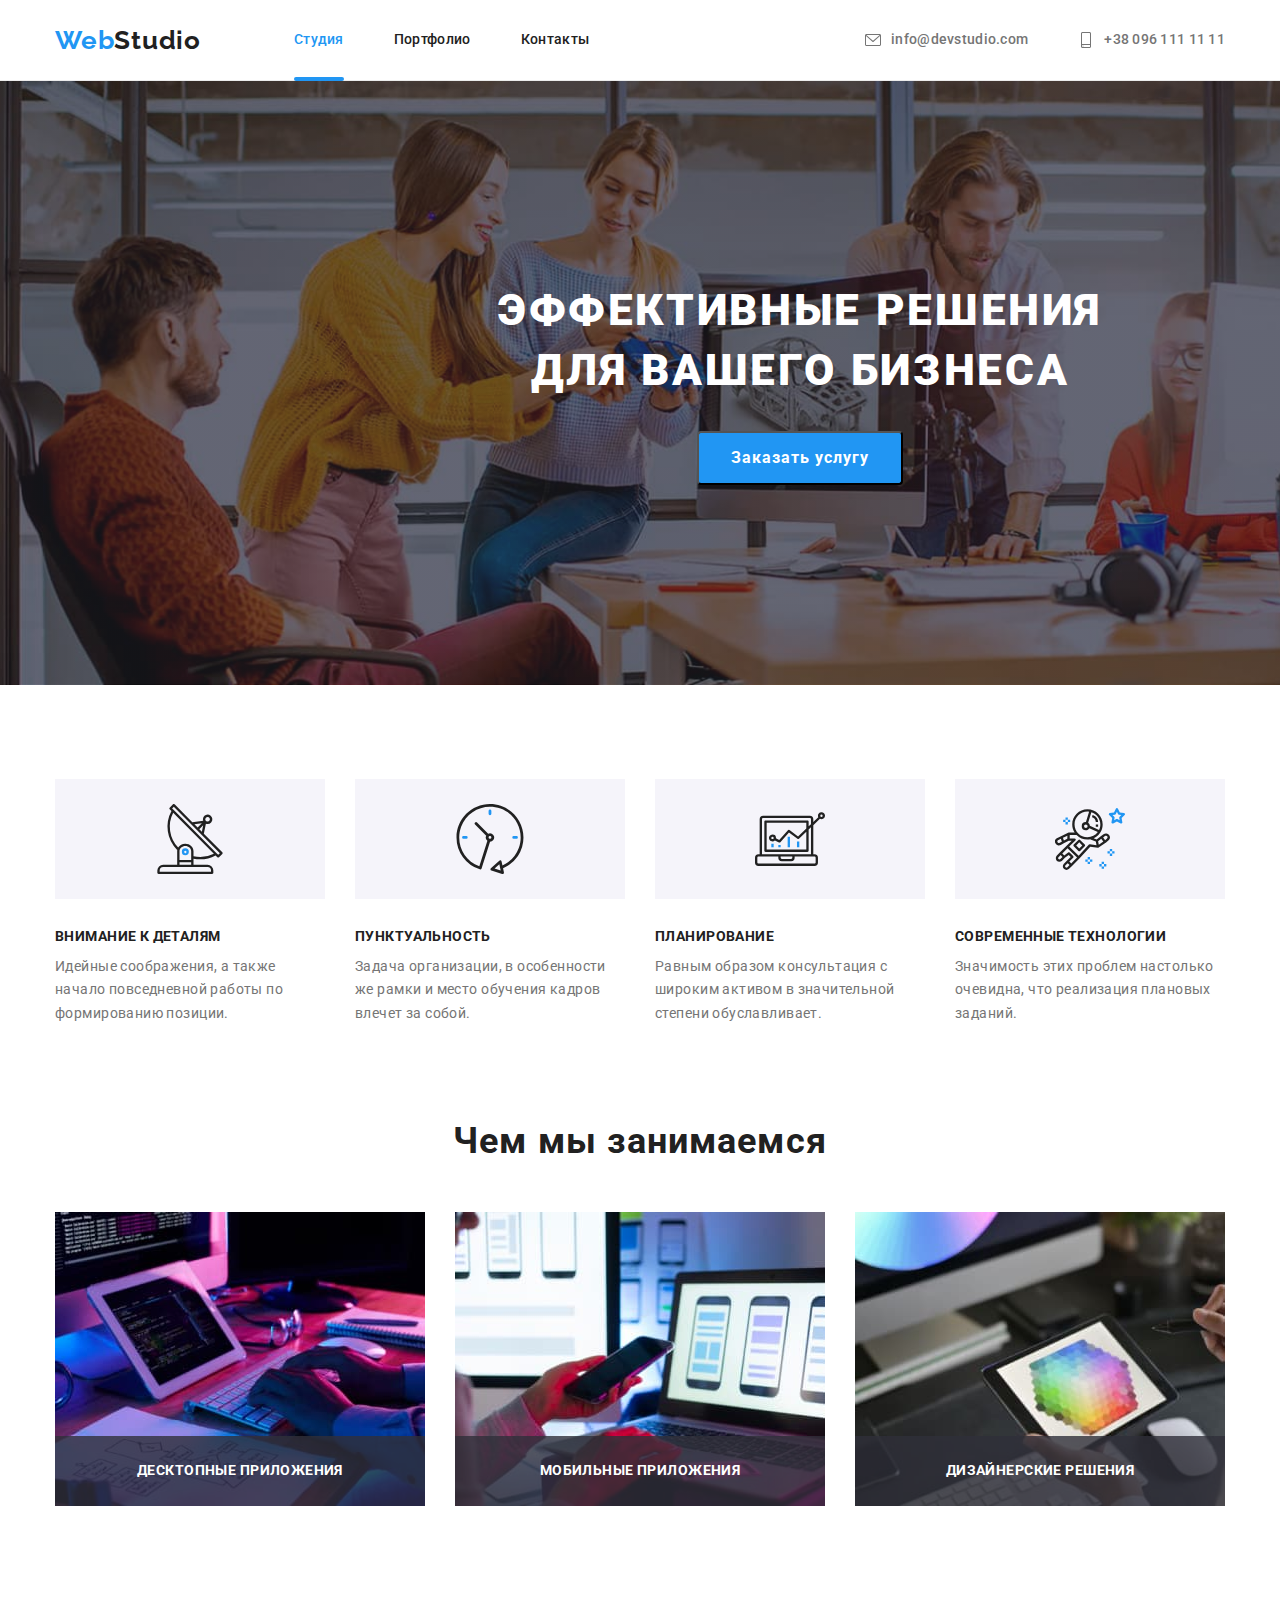
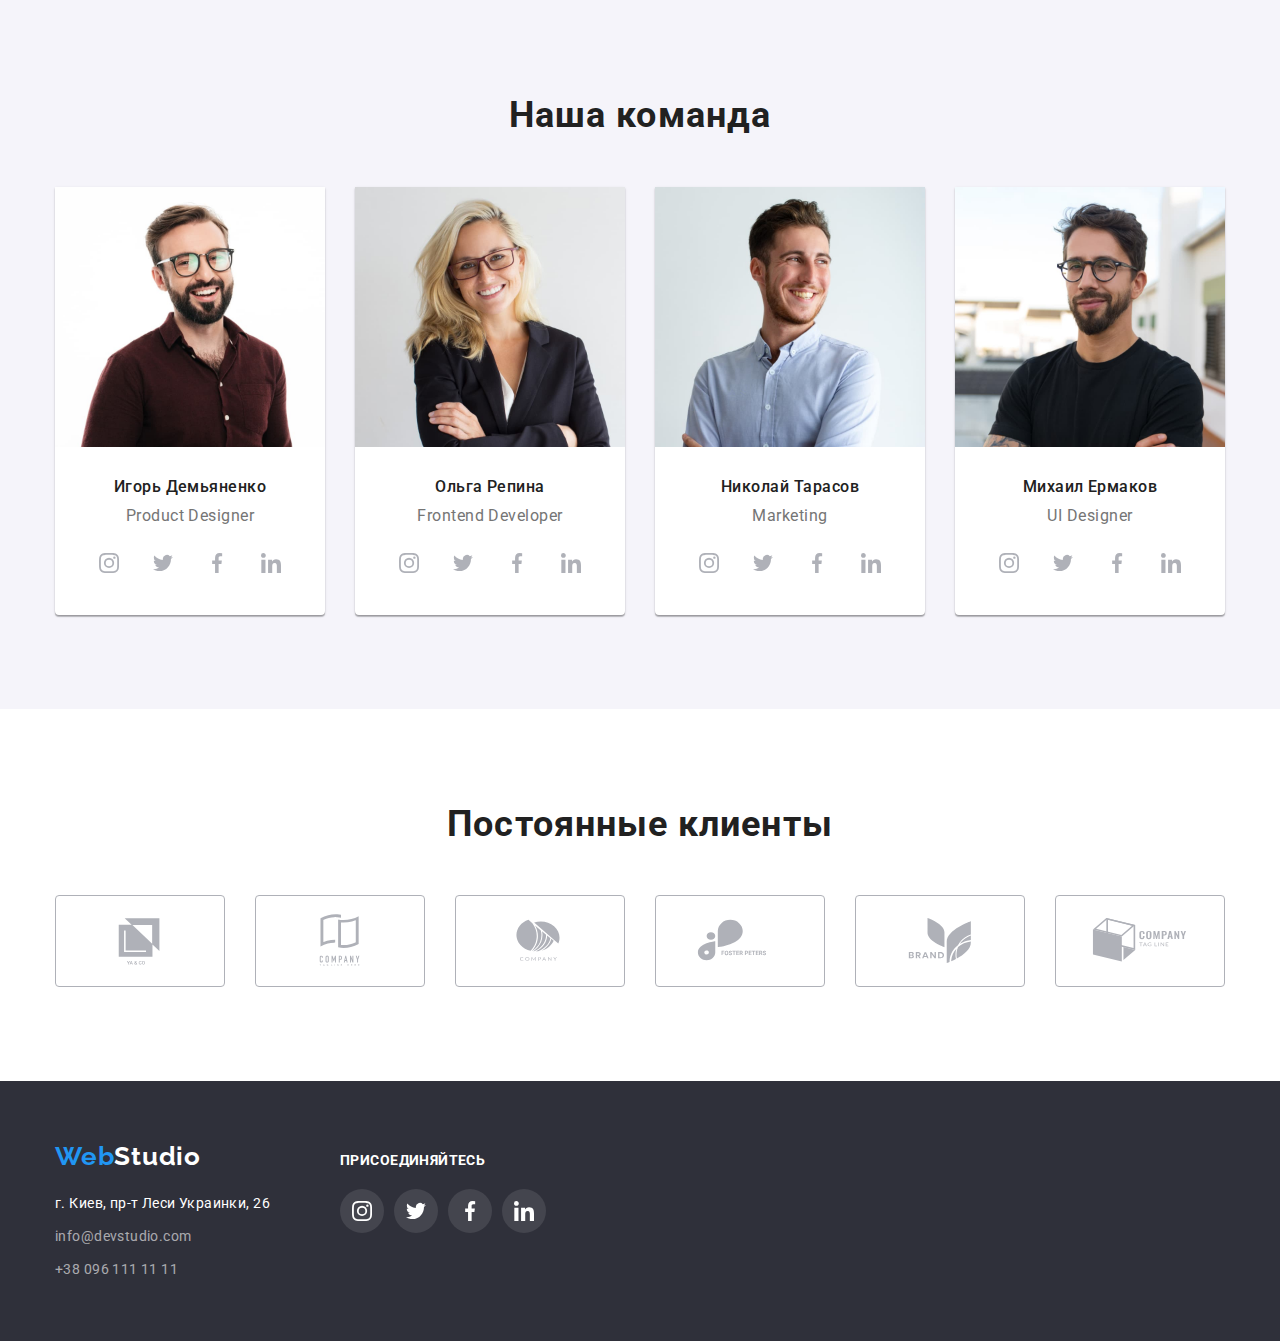
<file: index.html>
<!DOCTYPE html>
<html lang="ru">
<head>
    <meta charset="UTF-8">
    <meta http-equiv="X-UA-Compatible" content="IE=edge">
    <meta name="viewport" content="width=device-width, initial-scale=1.0">
    <title>Document</title>
    <link href="https://fonts.googleapis.com/css2?family=Raleway:wght@700&family=Roboto:wght@400;500;700;900&display=swap"
    rel="stylesheet">
    <link rel="stylesheet" href="https://cdnjs.cloudflare.com/ajax/libs/modern-normalize/1.1.0/modern-normalize.min.css">
    <link rel="stylesheet" href="./css/styles.css">
</head>
<body>
    <!--Шапка сайта-->
    <header class="page-header">
        <div class="container main-nav">
            <a href="/" class="logo">
                <span class="accent">Web</span>Studio
            </a>
            <nav class="nav-heder">
                <ul class="site-nav list">
                    <li class="item"><a href="index.html" class="aktive-page1 list current">Студия</a></li>
                    <li class="item"><a href="portfolio.html" class="link">Портфолио</a></li>
                    <li class="item"><a href="" class="link">Контакты</a></li>
                </ul>
            </nav>
            <ul class="contacts-header list">
                <li class="item"><a href="mailto:info@devstudio.com" class="header-contacts-link link"><svg class="mail-icon" width="16" height="16"><use href="./images/icons.svg#icon-envelope"></use></svg>info@devstudio.com</a></li>
                <li class="item"><a href="tel:+380961111111" class="header-contacts-link link"><svg class="tel-icon" width="16" height="16"><use href="./images/icons.svg#icon-smartphone"></use></svg>+38 096 111 11 11</a></li>
            </ul>
        </div>
    </header>
    <!--Уникальный контент-->
    <main>
        <section class="hero-title">
            <div class="container">
                <h1 class="hero-heder">Эффективные решения для вашего бизнеса</h1>
                <button type="button" class="button cursor button-heder" data-modal-open>Заказать услугу</button>
            </div>
        </section>
        <section class="section-advantage">
            <div class="container">
                <h2 class="section-title visually-hidden">Наши преимущества</h2>
                <ul class="advantage-list list">
                    <li class="item item-benefits item-antenna">
                        <h3 class="title">Внимание к деталям</h3>
                        <p class="text">Идейные соображения, а также начало повседневной работы по формированию позиции.</p>
                    </li>
                    <li class="item item-benefits item-clock">
                        <h3 class="title">Пунктуальность</h3>
                        <p class="text">Задача организации, в особенности же рамки и место обучения кадров влечет за собой.</p>
                    </li>
                    <li class="item item-benefits item-diagram">
                        <h3 class="title">Планирование</h3>
                        <p class="text">Равным образом консультация с широким активом в значительной степени обуславливает.</p>
                    </li>
                    <li class="item item-benefits item-astronaut">
                        <h3 class="title">Современные технологии</h3>
                        <p class="text">Значимость этих проблем настолько очевидна, что реализация плановых заданий.</p>
                    </li>
                </ul>
            </div>
        </section>
        <section class="section-job">
            <div class="container">
                <h2 class="section-title">Чем мы занимаемся</h2>
                <ul class="list job">
                    <li class="item job-item">
                        <img src="./images/page1/cod.jpg" alt="Пишет код" width="370" height="294">
                        <div class="job-text-back">
                            <p class="job-text">десктопные приложения</p>
                        </div>
                    </li>
                    <li class="item job-item">
                        <img src="./images/page1/telephone.jpg" alt="Держит в руках телефон" width="370" height="294">
                        <div class="job-text-back">
                            <p class="job-text">мобильные приложения</p>
                        </div>
                    </li>
                    <li class="item job-item">
                        <img src="./images/page1/tablet.jpg" alt="Рисует на планшете" width="370" height="294">
                        <div class="job-text-back">
                            <p class="job-text">дизайнерские решения</p>
                        </div>
                    </li>
                </ul>
            </div>
        </section>
        <section class="section-command">
            <div class="container">
                <h2 class="section-title">Наша команда</h2>
                <ul class="command-list list">
                    <li class="command-item item">
                        <img src="./images/page1/igor.jpg" alt="Улыбающийся Игорь Демьяненко" width="270" height="260">
                        <div class="workman">
                            <h3 class="employee">Игорь Демьяненко</h3>
                            <p class="profession">Product Designer</p>
                            <ul class="command-soc list">
                                <li class="command-soc-item">
                                    <a href="" class="command-soc-link link">
                                        <svg class="command-soc-icon" width="20" height="20">
                                            <use href="./images/icons.svg#icon-instagram"></use>
                                        </svg>
                                    </a>
                                </li>
                                <li class="command-soc-item">
                                    <a href="" class="command-soc-link link">
                                        <svg class="command-soc-icon" width="20" height="20">
                                            <use href="./images/icons.svg#icon-twitter"></use>
                                        </svg>
                                    </a>
                                </li>
                                <li class="command-soc-item">
                                    <a href="" class="command-soc-link link">
                                        <svg class="command-soc-icon" width="20" height="20">
                                            <use href="./images/icons.svg#icon-facebook"></use>
                                        </svg>
                                    </a>
                                </li>
                                <li class="command-soc-item">
                                    <a href="" class="command-soc-link link">
                                        <svg class="command-soc-icon" width="20" height="20">
                                            <use href="./images/icons.svg#icon-linkedin"></use>
                                        </svg>
                                    </a>
                                </li>
                            </ul>
                        </div>
                    </li>
                    <li class="command-item item">
                        <img src="./images/page1/olga.jpg" alt="Улыбающаяся Ольга Репина" width="270" height="260">
                        <div class="workman">
                            <h3 class="employee">Ольга Репина</h3>
                            <p class="profession">Frontend Developer</p>
                            <ul class="command-soc list">
                                <li class="command-soc-item">
                                    <a href="" class="command-soc-link link">
                                        <svg class="command-soc-icon" width="20" height="20">
                                            <use href="./images/icons.svg#icon-instagram"></use>
                                        </svg>
                                    </a>
                                </li>
                                <li class="command-soc-item">
                                    <a href="" class="command-soc-link link">
                                        <svg class="command-soc-icon" width="20" height="20">
                                            <use href="./images/icons.svg#icon-twitter"></use>
                                        </svg>
                                    </a>
                                </li>
                                <li class="command-soc-item">
                                    <a href="" class="command-soc-link link">
                                        <svg class="command-soc-icon" width="20" height="20">
                                            <use href="./images/icons.svg#icon-facebook"></use>
                                        </svg>
                                    </a>
                                </li>
                                <li class="command-soc-item">
                                    <a href="" class="command-soc-link link">
                                        <svg class="command-soc-icon" width="20" height="20">
                                            <use href="./images/icons.svg#icon-linkedin"></use>
                                        </svg>
                                    </a>
                                </li>
                            </ul>
                        </div>
                    </li>
                    <li class="command-item item">
                        <img src="./images/page1/nikola.jpg" alt="Улыбающийся Николай Тарасов" width="270" height="260">
                        <div class="workman">
                            <h3 class="employee">Николай Тарасов</h3>
                            <p class="profession">Marketing</p>
                            <ul class="command-soc list">
                                <li class="command-soc-item">
                                    <a href="" class="command-soc-link link">
                                        <svg class="command-soc-icon" width="20" height="20">
                                            <use href="./images/icons.svg#icon-instagram"></use>
                                        </svg>
                                    </a>
                                </li>
                                <li class="command-soc-item">
                                    <a href="" class="command-soc-link link">
                                        <svg class="command-soc-icon" width="20" height="20">
                                            <use href="./images/icons.svg#icon-twitter"></use>
                                        </svg>
                                    </a>
                                </li>
                                <li class="command-soc-item">
                                    <a href="" class="command-soc-link link">
                                        <svg class="command-soc-icon" width="20" height="20">
                                            <use href="./images/icons.svg#icon-facebook"></use>
                                        </svg>
                                    </a>
                                </li>
                                <li class="command-soc-item">
                                    <a href="" class="command-soc-link link">
                                        <svg class="command-soc-icon" width="20" height="20">
                                            <use href="./images/icons.svg#icon-linkedin"></use>
                                        </svg>
                                    </a>
                                </li>
                            </ul>
                        </div>
                    </li>
                    <li class="command-item item">
                        <img src="./images/page1/micha.jpg" alt="Улыбающийся Михаил Ермаков" width="270" height="260">
                        <div class="workman">
                            <h3 class="employee">Михаил Ермаков</h3>
                            <p class="profession">UI Designer</p>
                            <ul class="command-soc list">
                                <li class="command-soc-item">
                                    <a href="" class="command-soc-link link">
                                        <svg class="command-soc-icon" width="20" height="20">
                                            <use href="./images/icons.svg#icon-instagram"></use>
                                        </svg>
                                    </a>
                                </li>
                                <li class="command-soc-item">
                                    <a href="" class="command-soc-link link">
                                        <svg class="command-soc-icon" width="20" height="20">
                                            <use href="./images/icons.svg#icon-twitter"></use>
                                        </svg>
                                    </a>
                                </li>
                                <li class="command-soc-item">
                                    <a href="" class="command-soc-link link">
                                        <svg class="command-soc-icon" width="20" height="20">
                                            <use href="./images/icons.svg#icon-facebook"></use>
                                        </svg>
                                    </a>
                                </li>
                                <li class="command-soc-item">
                                    <a href="" class="command-soc-link link">
                                        <svg class="command-soc-icon" width="20" height="20">
                                            <use href="./images/icons.svg#icon-linkedin"></use>
                                        </svg>
                                    </a>
                                </li>
                            </ul>
                        </div>
                    </li>
                </ul>
            </div>
        </section>
        <section class="section-client">
            <div class="container">
                <h2 class="section-title">Постоянные клиенты</h2>
                <ul class="client-list list">
                    <li class="client-item">
                        
                        <a href="" class="client-link link">
                            <svg class="client-icon" width="106" height="60">
                                <use href="./images/icons.svg#icon-Logo1"></use>
                            </svg>
                        </a>
                        
                    </li>
                    <li class="client-item">
                        <a href="" class="client-link link">
                            <svg class="client-icon" width="106" height="60">
                                <use href="./images/icons.svg#icon-Logo2"></use>
                            </svg>
                        </a>
                    </li>
                    <li class="client-item">
                        <a href="" class="client-link link">
                            <svg class="client-icon" width="106" height="60">
                                <use href="./images/icons.svg#icon-Logo3"></use>
                            </svg>
                        </a>
                    </li>
                    <li class="client-item">
                        <a href="" class="client-link link">
                            <svg class="client-icon" width="106" height="60">
                                <use href="./images/icons.svg#icon-Logo4"></use>
                            </svg>
                        </a>
                    </li>
                    <li class="client-item">
                        <a href="" class="client-link link">
                            <svg class="client-icon" width="106" height="60">
                                <use href="./images/icons.svg#icon-Logo5"></use>
                            </svg>
                        </a>
                    <li class="client-item">
                        <a href="" class="client-link link">
                            <svg class="client-icon" width="106" height="60">
                                <use href="./images/icons.svg#icon-Logo6"></use>
                            </svg>
                        </a>
                    </li>
                </ul>
            </div>
        </section>
    </main>
    <!--Футер-->
    <footer class="footer">
        <div class="container-footer container">
            <div>
                <a href="/" class="logo">
                    <span class="accent">Web</span><span class="accent-footer">Studio</span>
                </a>
                <address class="address">
                    <p class="address-footer">
                        г. Киев, пр-т Леси Украинки, 26
                    </p>
                    <ul class="contacts-footer list">
                        <li class="mail-footer"><a href="mailto:info@devstudio.com" class="link">info@devstudio.com</a></li>
                        <li><a href="tel:+380961111111" class="link">+38 096 111 11 11</a></li>
                    </ul>
                </address>
            </div>
            <div class="footer-soc">
                <h3 class="title title-footer">Присоединяйтесь</h3>
                <ul class="footer-list list">
                    <li class="footer-soc-item">
                        <a href="" class="footer-soc-link">
                            <svg class="footer-soc-icon" width="20" height="20">
                                <use href="./images/icons.svg#icon-instagram"></use>
                            </svg>
                        </a>
                    </li>
                    <li class="footer-soc-item">
                        <a href="" class="footer-soc-link">
                            <svg class="footer-soc-icon" width="20" height="20">
                                <use href="./images/icons.svg#icon-twitter"></use>
                            </svg>
                        </a>
                    </li>
                    <li class="footer-soc-item">
                        <a href="" class="footer-soc-link">
                            <svg class="footer-soc-icon" width="20" height="20">
                                <use href="./images/icons.svg#icon-facebook"></use>
                            </svg>
                        </a>
                    </li>
                    <li class="footer-soc-item">
                        <a href="" class="footer-soc-link">
                            <svg class="footer-soc-icon" width="20" height="20">
                                <use href="./images/icons.svg#icon-linkedin"></use>
                            </svg>
                        </a>
                    </li>
                </ul>
            </div>    
        </div>
    </footer>
    <div class="backdrop is-hidden" data-modal>
        <div class="modal">
            <button type="button" class="modal-close" data-modal-close>
                <svg class="modal-close-icon" width="18" height="18">
                    <use href="./images/icons.svg#icon-close"></use>
                </svg>
                <p></p>
            </button>
        </div>
    </div>
    <script src="./js/modal.js"></script>
</body>
</html>
</file>
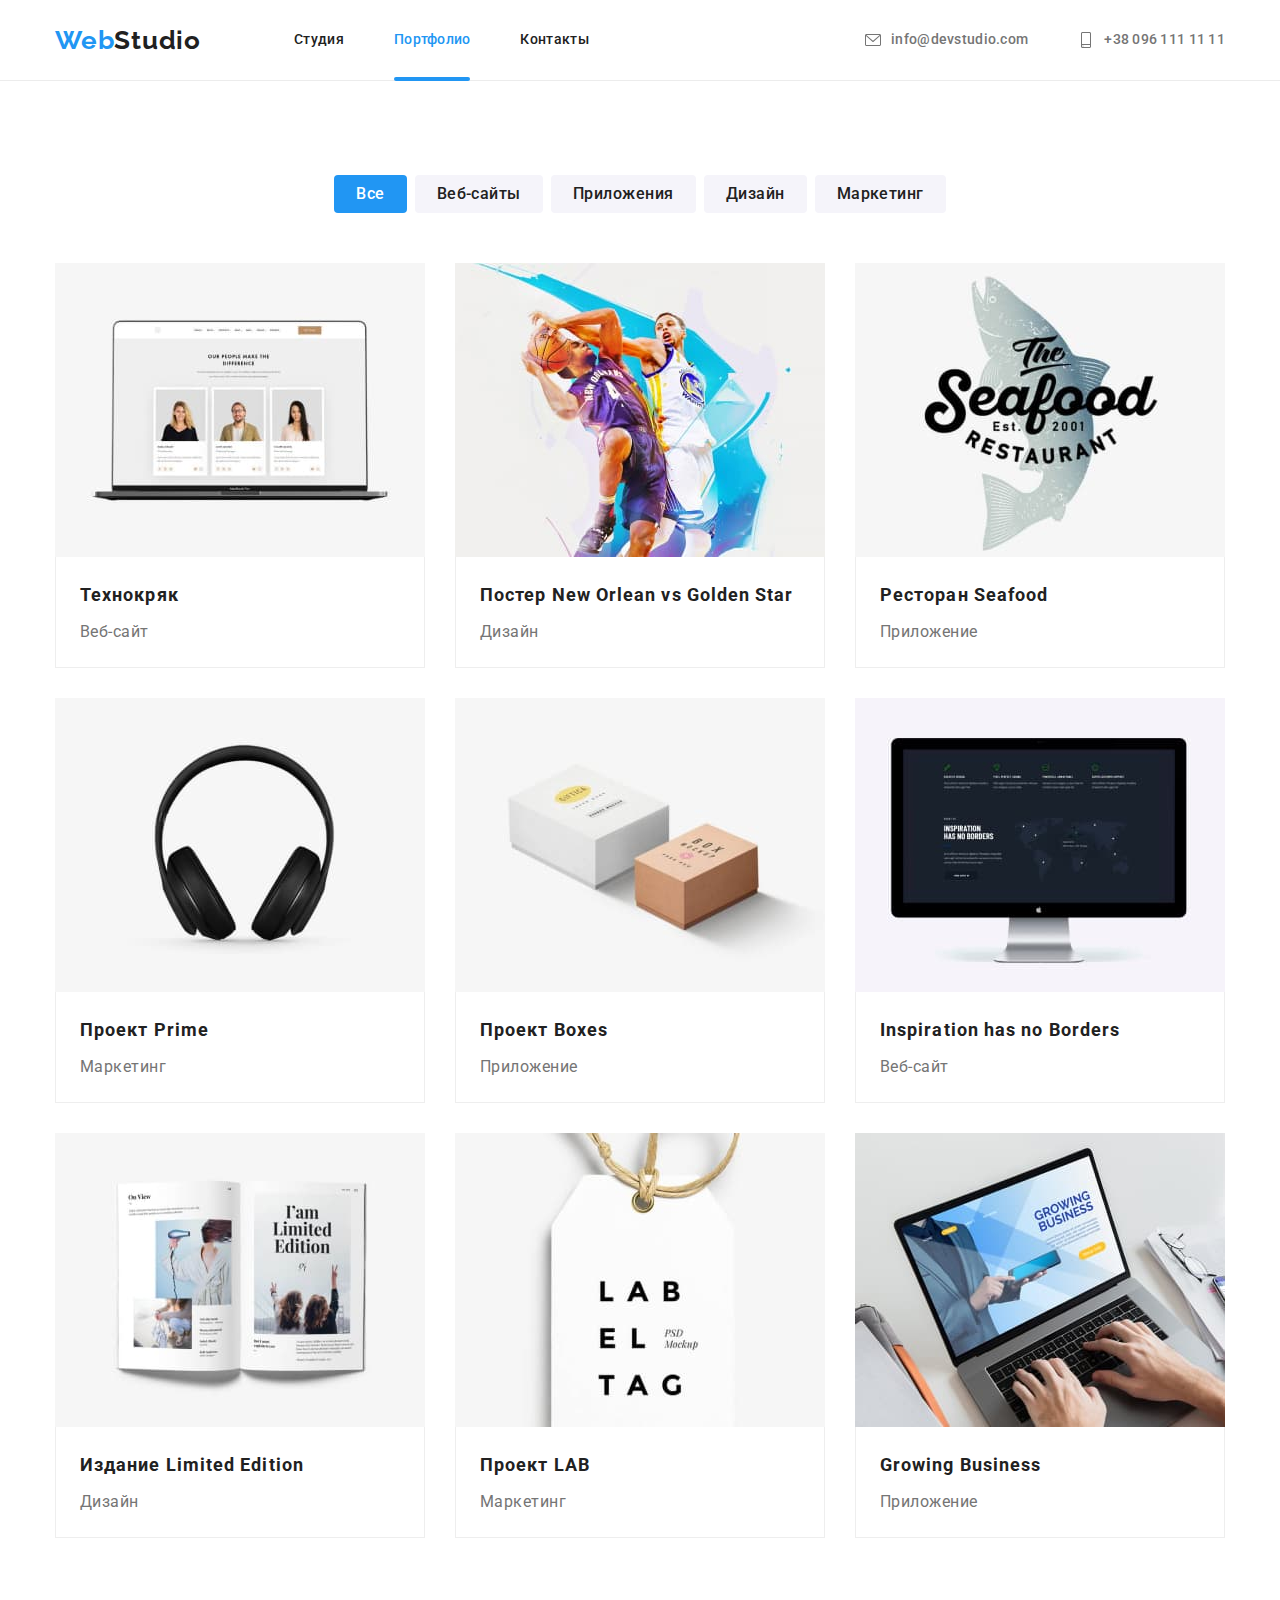
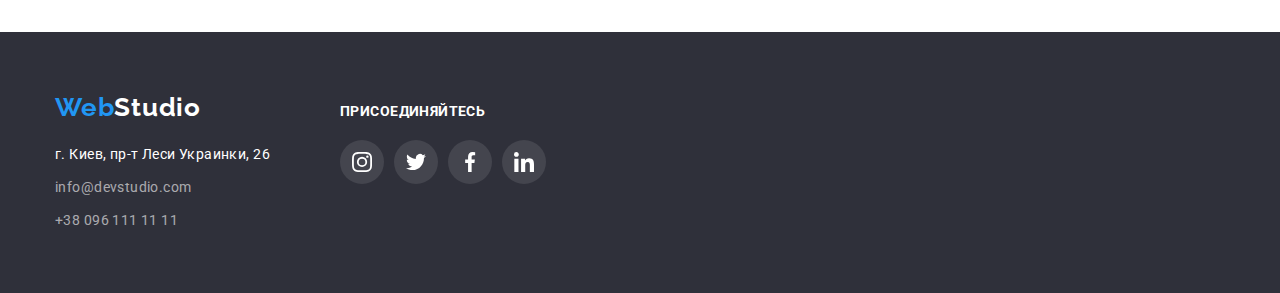
<file: portfolio.html>
<!DOCTYPE html>
<html lang="ru">

<head>
    <meta charset="UTF-8">
    <meta http-equiv="X-UA-Compatible" content="IE=edge">
    <meta name="viewport" content="width=device-width, initial-scale=1.0">
    <title>Document</title>
    <link
        href="https://fonts.googleapis.com/css2?family=Raleway:wght@700&family=Roboto:wght@400;500;700;900&display=swap"
        rel="stylesheet">
    <link rel="stylesheet" href="https://cdnjs.cloudflare.com/ajax/libs/modern-normalize/1.1.0/modern-normalize.min.css">
    <link rel="stylesheet" href="./css/styles.css">
</head>
<body>
    <!--Шапка сайта-->
    <header class="page-header">
        <div class="container main-nav">
            <a href="/" class="logo">
                <span class="accent">Web</span>Studio
            </a>
            <nav class="nav-heder">
                <ul class="site-nav list">
                    <li class="item"><a href="index.html" class="link">Студия</a></li>
                    <li class="item"><a href="portfolio.html" class="aktive-page2 list current">Портфолио</a></li>
                    <li class="item"><a href="" class="link">Контакты</a></li>
                </ul>
            </nav>
            <ul class="contacts-header list">
                <li class="item"><a href="mailto:info@devstudio.com" class="header-contacts-link link"><svg class="mail-icon"
                            width="16" height="16">
                            <use href="./images/icons.svg#icon-envelope"></use>
                        </svg>info@devstudio.com</a></li>
                <li class="item"><a href="tel:+380961111111" class="header-contacts-link link"><svg class="tel-icon" width="16"
                            height="16">
                            <use href="./images/icons.svg#icon-smartphone"></use>
                        </svg>+38 096 111 11 11</a></li>
            </ul>
        </div>
    </header>
    <!--Уникальный контент-->
    <main>
        <section class="section-work">
            <div class="container">
                <h1 class="visually-hidden">Портфолио</h1>
                <ul class="list portfolio-list">
                    <li class="item"><button type="button" class="button-nav-portfolio cursor button-aktive">Все</button></li>
                    <li class="item"><button type="button" class="button-nav-portfolio cursor">Веб-сайты</button></li>
                    <li class="item"><button type="button" class="button-nav-portfolio cursor">Приложения</button></li>
                    <li class="item"><button type="button" class="button-nav-portfolio cursor">Дизайн</button></li>
                    <li class="item"><button type="button" class="button-nav-portfolio cursor">Маркетинг</button></li>
                </ul>
                <ul class="list portfolio-work">
                    <li class="item portfolio-cards">
                        <a href="" class="list portfolio-cards-list">
                            <div class="portfolio-cards-wrap">
                                <img src="./images/page2/img1.jpg" alt="" width="370" height="294">
                                <p class="portfolio-top-text">Ресурс предлагает комплексные предложения с разным уровнем функционала и сервисов. Все это
                                    позволит посетителю получить
                                    исчерпывающие сведенья про компанию или частное лицо.
                                </p>
                            </div>
                            <div class="specification-portfolio">
                                <h3 class="title-portfolio">Технокряк</h3>
                                <p class="text-portfolio">Веб-сайт</p>
                            </div>
                        </a>
                    </li>
                    <li class="item portfolio-cards">
                        <a href="" class="list portfolio-cards-list">
                            <div class="portfolio-cards-wrap">
                                <img src="./images/page2/img2.jpg" alt="" width="370" height="294">
                                <p class="portfolio-top-text">Ресурс предлагает комплексные предложения с разным уровнем функционала и сервисов. Все это
                                    позволит посетителю получить
                                    исчерпывающие сведенья про компанию или частное лицо.
                                </p>
                            </div>
                            <div class="specification-portfolio">
                                <h3 class="title-portfolio">Постер New Orlean vs Golden Star</h3>
                                <p class="text-portfolio">Дизайн</p>
                            </div>
                        </a>
                    </li>
                    <li class="item portfolio-cards">
                        <a href="" class="list portfolio-cards-list">
                            <div class="portfolio-cards-wrap">
                                <img src="./images/page2/img3.jpg" alt="" width="370" height="294">
                                <p class="portfolio-top-text">Ресурс предлагает комплексные предложения с разным уровнем функционала и сервисов. Все это
                                    позволит посетителю получить
                                    исчерпывающие сведенья про компанию или частное лицо.
                                </p>
                            </div>
                            <div class="specification-portfolio">
                                <h3 class="title-portfolio">Ресторан Seafood</h3>
                                <p class="text-portfolio">Приложение</p>
                            </div>
                        </a>
                    </li>
                    <li class="item portfolio-cards">
                        <a href="" class="list portfolio-cards-list">
                            <div class="portfolio-cards-wrap">
                                <img src="./images/page2/img4.jpg" alt="" width="370" height="294">
                                <p class="portfolio-top-text">Ресурс предлагает комплексные предложения с разным уровнем функционала и сервисов. Все это
                                    позволит посетителю получить
                                    исчерпывающие сведенья про компанию или частное лицо.
                                </p>
                            </div>
                            <div class="specification-portfolio">
                                <h3 class="title-portfolio">Проект Prime</h3>
                                <p class="text-portfolio">Маркетинг</p>
                            </div>
                        </a>
                    </li>
                    <li class="item portfolio-cards">
                        <a href="" class="list portfolio-cards-list">
                            <div class="portfolio-cards-wrap">
                                <img src="./images/page2/img5.jpg" alt="" width="370" height="294">
                                <p class="portfolio-top-text">Ресурс предлагает комплексные предложения с разным уровнем функционала и сервисов. Все это
                                    позволит посетителю получить
                                    исчерпывающие сведенья про компанию или частное лицо.
                                </p>
                            </div>
                            <div class="specification-portfolio">
                                <h3 class="title-portfolio">Проект Boxes</h3>
                                <p class="text-portfolio">Приложение</p>
                            </div>
                        </a>
                    </li>
                    <li class="item portfolio-cards">
                        <a href="" class="list portfolio-cards-list">
                            <div class="portfolio-cards-wrap">
                                <img src="./images/page2/img6.jpg" alt="" width="370" height="294">
                                <p class="portfolio-top-text">Ресурс предлагает комплексные предложения с разным уровнем функционала и сервисов. Все это
                                    позволит посетителю получить
                                    исчерпывающие сведенья про компанию или частное лицо.
                                </p>
                            </div>
                            <div class="specification-portfolio">
                                <h3 class="title-portfolio">Inspiration has no Borders</h3>
                                <p class="text-portfolio">Веб-сайт</p>
                            </div>
                        </a>
                    </li>
                    <li class="item portfolio-cards">
                        <a href="" class="list portfolio-cards-list">
                            <div class="portfolio-cards-wrap">
                                <img src="./images/page2/img7.jpg" alt="" width="370" height="294">
                                <p class="portfolio-top-text">Ресурс предлагает комплексные предложения с разным уровнем функционала и сервисов. Все это
                                    позволит посетителю получить
                                    исчерпывающие сведенья про компанию или частное лицо.
                                </p>
                            </div>
                            <div class="specification-portfolio">
                                <h3 class="title-portfolio">Издание Limited Edition</h3>
                                <p class="text-portfolio">Дизайн</p>
                            </div>
                        </a>
                    </li>
                    <li class="item portfolio-cards">
                        <a href="" class="list portfolio-cards-list">
                            <div class="portfolio-cards-wrap">
                                <img src="./images/page2/img8.jpg" alt="" width="370" height="294">
                                <p class="portfolio-top-text">Ресурс предлагает комплексные предложения с разным уровнем функционала и сервисов. Все это
                                    позволит посетителю получить
                                    исчерпывающие сведенья про компанию или частное лицо.
                                </p>
                            </div>
                            <div class="specification-portfolio">
                                <h3 class="title-portfolio">Проект LAB</h3>
                                <p class="text-portfolio">Маркетинг</p>
                            </div>
                        </a>
                    </li>
                    <li class="item portfolio-cards">
                        <a href="" class="list portfolio-cards-list">
                            <div class="portfolio-cards-wrap">
                                <img src="./images/page2/img9.jpg" alt="" width="370" height="294">
                                <p class="portfolio-top-text">Ресурс предлагает комплексные предложения с разным уровнем функционала и сервисов. Все это
                                    позволит посетителю получить
                                    исчерпывающие сведенья про компанию или частное лицо.
                                </p>
                            </div>                            
                            <div class="specification-portfolio">
                                <h3 class="title-portfolio">Growing Business</h3>
                                <p class="text-portfolio">Приложение</p>
                            </div>
                        </a>
                    </li>
                </ul>
            </div>
            
        </section>
    </main>
    <!--Футер-->
    <footer class="footer">
        <div class="container-footer container">
            <div>
                <a href="/" class="logo">
                    <span class="accent">Web</span><span class="accent-footer">Studio</span>
                </a>
                <address class="address">
                    <p class="address-footer">
                        г. Киев, пр-т Леси Украинки, 26
                    </p>
                    <ul class="contacts-footer list">
                        <li class="mail-footer"><a href="mailto:info@devstudio.com" class="link">info@devstudio.com</a></li>
                        <li><a href="tel:+380961111111" class="link">+38 096 111 11 11</a></li>
                    </ul>
                </address>
            </div>
            <div class="footer-soc">
                <h3 class="title title-footer">Присоединяйтесь</h3>
                <ul class="footer-list list">
                    <li class="footer-soc-item">
                        <a href="" class="footer-soc-link">
                            <svg class="footer-soc-icon" width="20" height="20">
                                <use href="./images/icons.svg#icon-instagram"></use>
                            </svg>
                        </a>
                    </li>
                    <li class="footer-soc-item">
                        <a href="" class="footer-soc-link">
                            <svg class="footer-soc-icon" width="20" height="20">
                                <use href="./images/icons.svg#icon-twitter"></use>
                            </svg>
                        </a>
                    </li>
                    <li class="footer-soc-item">
                        <a href="" class="footer-soc-link">
                            <svg class="footer-soc-icon" width="20" height="20">
                                <use href="./images/icons.svg#icon-facebook"></use>
                            </svg>
                        </a>
                    </li>
                    <li class="footer-soc-item">
                        <a href="" class="footer-soc-link">
                            <svg class="footer-soc-icon" width="20" height="20">
                                <use href="./images/icons.svg#icon-linkedin"></use>
                            </svg>
                        </a>
                    </li>
                </ul>
            </div>
        </div>
    </footer>
    <script src="./js/modal.js"></script>
</body>

</html>
</file>
<file: css/styles.css>
:root{
--primary-text-color:#212121;
--secondary-color:#757575;
--accent-color:#2196F3;
--primary-white-color:#FFFFFF;
--card-set-gap:30px;
}

h1,h2,h3,h4,p,ul{
    margin: 0;
    padding: 0;}

body{
    background-color: var(--primary-white-color);
    color: var(--primary-text-color);
    font-family: Roboto, sans-serif;
    letter-spacing: 0.02em;}

.container{
    width: 1200px;
    margin-left: auto;
    margin-right: auto;
    padding-left: 15px;
    padding-right: 15px;}

.list{list-style: none;
text-decoration: none;
padding: 0;
margin: 0;}

.nav-heder{
    margin-left: 93px;
}

.site-nav {
    display: flex;
}
.main-nav{
    display: flex;
    align-items: center;
}

.logo{
    color: var(--primary-text-color);
    font-family: Raleway;
    font-weight: 700;
    font-size: 26px;
    line-height: 1.19;
    letter-spacing: 0.03em;
    text-decoration: none;}

.page-header{
    border-bottom-width: 1px;
    border-bottom-style: solid;
    border-bottom-color: #ECECEC;
}

.accent{color:#2196F3;}


/*Stydio aktive*/
.aktive-page1{
    display: block;
    padding-top: 32px;
    padding-bottom: 32px;
    color: var(--accent-color);
    font-weight: 500;
    font-size: 14px;
    line-height: 1.14;
    letter-spacing: 0.02em;
}
.current{
    color: var(--accent-color);
    position: relative;
    transition-property: background-color;
}
.current::after {     
    position: absolute;
    bottom: -1px;
    left: 0;
    content: "";
    display: block;
    border-radius: 2px;
    width: 100%;
    height: 4px;
    background-color: currentColor;
    transition: background-color 250ms cubic-bezier(0.4, 0, 0.2, 1);

}


/*Portfolio aktive*/
.aktive-page2{
    display: block;
    padding-top: 32px;
    padding-bottom: 32px;
    color: var(--accent-color);
    font-weight: 500;
    font-size: 14px;
    line-height: 1.14;
    letter-spacing: 0.02em;
}
/*site-nav*/
.site-nav .link {
    display: block;
    padding-top: 32px;
    padding-bottom: 32px;}


.site-nav .item:not(:last-child) {
    margin-right: 50px;
}
.site-nav .link{
    color: var(--primary-text-color); 
    font-weight: 500;
    font-size: 14px;
    line-height: 1.14;
    text-decoration: none;
    transition: color 250ms cubic-bezier(0.4, 0, 0.2, 1);
}
.site-nav .link:hover,
.site-nav .link:focus
{color: var(--accent-color);
}

/*Contacts-header*/
.contacts-header{display: flex;
margin-left: auto;}
.contacts-header .item +.item{
    margin-left: 50px;
}

.contacts-header .link{
    display: block;
    padding-top: 32px;
    padding-bottom: 32px;
    color: var(--secondary-color);
    text-decoration: none;
    font-weight: 500;
    font-size: 14px;
    line-height: 1.14;
    letter-spacing: 0.02em;
    display: flex;
    align-items: center;
    transition: color 250ms cubic-bezier(0.4, 0, 0.2, 1);
}

.contacts-header .link:hover,
.contacts-header .link:focus
{color: var(--accent-color);
}

.header-contacts-link{
    /* display: flex;
    align-items: center; */
    
}


.mail-icon, .tel-icon{
    fill: currentColor;
    margin-right: 10px;
}


/*Hero*/
.hero-title{
    width: 1600px;
    background-position: center;
    color: var(--primary-white-color);
    background-color: #2F303A;
    text-align: center;
    padding: 200px 0;
    background-image:linear-gradient(rgba(47, 48, 58, 0.4),rgba(47, 48, 58, 0.4)), url(../images/page1/img-hero-bg.jpg);
    background-repeat: no-repeat;
    background-size: cover;
    margin: auto;
}
.hero-heder{
    text-transform: uppercase;
    font-weight: 900;
    font-size: 44px;
    line-height: 1.36;
    letter-spacing: 0.06em;
    max-width: 696px;
    text-align: center;
    margin: 0 auto;
}

/*Advantage*/
.advantage-list .title {
    color: var(--primary-text-color);
}
.advantage-list{
    display: flex;
    flex-wrap: wrap;
}
.advantage-list .item{
    width: 270px;
    margin-right: 30px;

}
.advantage-list .item:nth-child(4n){
margin-right: 0;
}

img{display: block;}

.item-benefits::before{
    content:'';
    height: 120px;
    display: block;
    margin-bottom: 30px;
    background-color: #F5F4FA;
    background-repeat: no-repeat;
    background-position: center;
    transition: background-color 250ms cubic-bezier(0.4, 0, 0.2, 1);
}
.item-antenna::before {
    background-image: url("../images/antenna.svg")}
.item-clock::before {
    background-image: url("../images/clock.svg")}
.item-diagram::before {
    background-image: url("../images/diagram.svg")}
.item-astronaut::before {
    background-image: url("../images/astronaut.svg")}



/*Title*/
.title{
    color: var(--primary-text-color);
    font-weight: 700;
    font-size: 14px;
    line-height: 1.14;
    letter-spacing: 0.03em;
    text-transform: uppercase;
    margin-bottom: 10px;
}
.title-portfolio{
    margin-bottom: 4px;
    color: var(--primary-text-color);
    font-weight: 700;
    font-size: 18px;
    line-height: 2;
    letter-spacing: 0.06em;
}

/*Text*/
.text{
    color: var(--secondary-color);
    font-size: 14px;
    line-height: 1.71;
    letter-spacing: 0.03em;
}
.text-portfolio{
    color: var(--secondary-color);
    font-size: 16px;
    line-height: 1.87;
    letter-spacing: 0.03em;
}
.job{
    width: 1170px;
    display: flex;
    flex-wrap: wrap;}

.job .item{margin-right: 30px;}
.job .item:nth-child(3n) {margin-right: 0;}
.job-item{position: relative;}
.job-text-back{
    position: absolute;
    background: rgba(47, 48, 58, 0.8);
    bottom: 0;
    font-weight: 700;
    width: 370px;
    height: 70px;
    display: flex;
    align-items: center;
    justify-content: center;
}
.job-text{
    font-size: 14px;
    line-height: 1.14;
    letter-spacing: 0.03em;
    text-transform: uppercase;
    color: var(--primary-white-color);    
}

/*Section*/
.section-advantage{
    padding-top: 94px;
    padding-bottom: 94px;
}
.section-job{
    padding-bottom: 94px;
}

.section-client{
    padding-top: 94px;
    padding-bottom: 94px;
}

.section-title{
    color: var(--primary-text-color);
    font-weight: 700;
    font-size: 36px;
    line-height: 1.17;
    text-align: center;
    letter-spacing: 0.03em;
    margin-top: 0;
    margin-bottom: 50px;
}
.visually-hidden {
    position: absolute;
    white-space: nowrap;
    width: 1px;
    height: 1px;
    overflow: hidden;
    border: 0;
    padding: 0;
    clip: rect(0 0 0 0);
    clip-path: inset(50%);
    margin: -1px;
}

/*Сommand*/
.section-command{
    background-color: #F5F4FA;
    padding-top: 94px;
    padding-bottom: 94px;
}
.command-list{
    color: var(--primary-text-color);
    width: 1170px;
    display: flex;
    flex-wrap: wrap;
}
.command-item{
    box-shadow: 0px 1px 3px rgba(0, 0, 0, 0.12), 0px 1px 1px rgba(0, 0, 0, 0.14), 0px 2px 1px rgba(0, 0, 0, 0.2);
    border-radius: 0px 0px 4px 4px;
    background-color: var(--primary-white-color);
}

.command-list .item{margin-right: 30px;}
.command-list .item:nth-child(4n){margin-right: 0;}

.command-soc-item{
    background-color: var(--primary-white-color);
    width: 44px;
    height: 44px;
    border-radius: 50%;}

.command-soc{
    display: flex;
    justify-content: center;
    gap: 10px;
}

.command-soc-link{
    width: 44px;
    height: 44px;
    border-radius: 50%;
    background-color: ;
    display: flex;
    align-items: center;
    justify-content: center;
    transition: background-color 250ms cubic-bezier(0.4, 0, 0.2, 1);
}
.command-soc-link:hover,
.command-soc-link:focus{
    background-color: var(--accent-color);
    /* filter: drop-shadow(0px 4px 4px rgba(0, 0, 0, 0.25)); */
}
.command-soc-link:hover .command-soc-icon,
.command-soc-link:focus .command-soc-icon{
    fill: var(--primary-white-color);
}
.command-soc-icon{
    transition: fill 250ms cubic-bezier(0.4, 0, 0.2, 1);
    fill: #AFB1B8;
}


.workman{
padding: 30px 10px;
}
.employee{
    color: var(--primary-text-color);
    font-weight: 500;
    font-size: 16px;
    line-height: 1.19;
    text-align: center;
    letter-spacing: 0.03em;
    margin-bottom: 10px;
}
.profession{
    color: var(--secondary-color);
    font-size: 16px;
    line-height: 1.19;
    text-align: center;
    letter-spacing: 0.03em;
    margin-bottom: 0;
    margin-bottom: 16px;
}

/* Client */
.client-list {
    display: flex;
    justify-content: center;
    gap: 30px;}

.client-item {
    /* padding: 16px 32px;
    width: 170px;
    height: 92px;
    fill: #AFB1B8;
    border: 1px solid #AFB1B8;
    border-radius: 4px;
    cursor: pointer; */
}
    
.client-link {
    display: flex;
    align-items: center;
    justify-content: center;
    width: 170px;
    height: 92px;
    fill: #AFB1B8;
    border: 1px solid #AFB1B8;
    border-radius: 4px;
    transition: border-color 250ms cubic-bezier(0.4, 0, 0.2, 1);
    /* cursor: pointer; */
}
.client-icon{
    transition: fill 250ms cubic-bezier(0.4, 0, 0.2, 1);}
.client-link:hover,
.client-link:focus{border: 1px solid #2196F3;}

.client-link:hover .client-icon,
.client-link:focus .client-icon{fill: #2196F3;}


/* Portfolio */
.portfolio-list{
    display: flex;
    justify-content: center;
    gap: 8px;
    margin-bottom: 50px;}

.section-work{padding: 94px 0;}

.portfolio-work{
    display: flex;
    flex-wrap: wrap;
}
.portfolio-work .item{
    margin-right: var(--card-set-gap);
    margin-bottom: var(--card-set-gap);
}
.portfolio-work .item:nth-child(3n){
    margin-right: 0;}
.portfolio-work .item:nth-last-child(-n+3){
    margin-bottom: 0;}
.specification-portfolio{
    padding: 20px 24px;
    border-bottom-width: 1px;
    border-bottom-style: solid;
    border-bottom-color: #EEEEEE;
    border-right-width: 1px;
    border-right-style: solid;
    border-right-color: #EEEEEE;
    border-left-width: 1px;
    border-left-style: solid;
    border-left-color: #EEEEEE;
}
.portfolio-cards-list {
    display: block;
    position: relative;
    transition: box-shadow 250ms cubic-bezier(0.4, 0, 0.2, 1);
}

.portfolio-cards-list:hover,
.portfolio-cards-list:focus{
    box-shadow: 0px 1px 1px rgba(0, 0, 0, 0.12), 0px 4px 4px rgba(0, 0, 0, 0.06), 1px 4px 6px rgba(0, 0, 0, 0.16);
}
.portfolio-cards:hover .portfolio-top-text{transform: translateY(0%);}

.portfolio-cards-wrap{
    position: relative;
    overflow: hidden;
}

.portfolio-top-text{
    position: absolute;
    top: 0;
    left: 0;
    color: var(--primary-white-color);
    background: rgba(33, 150, 243, 0.9);
    font-weight: 400;
    font-size: 18px;
    line-height: 1.5;
    letter-spacing: 0.03em;
    padding: 63px 24px;
    height: 100%;
    transform: translateY(100%);
    transition: transform 250ms;
    overflow: auto;
    transition-timing-function: translateY cubic-bezier(0.4, 0, 0.2, 1);
}

/*Footer*/
.footer{
background-color: #2F303A;
padding-top: 60px;
padding-bottom: 60px;
}

.accent-footer {
    color: var(--primary-white-color);}
.address{
    margin-top: 20px;
    color: var(--primary-white-color);
    font-size: 14px;
    line-height: 1.71;
    letter-spacing: 0.03em;
    text-decoration: none;
    font-style: normal;}

.contacts-footer .link{
    text-decoration: none;
    font-size: 14px;
    line-height: 1.71;
    letter-spacing: 0.03em;
    color: rgba(255, 255, 255, 0.6);
    font-style: normal;
    transition: color 250ms cubic-bezier(0.4, 0, 0.2, 1);
}
.contacts-footer .link:hover,
.contacts-footer .link:focus {
    color: var(--accent-color)
}
.mail-footer{
    margin-bottom: 9px;
    margin-top: 9px;
}
.title-footer{
    color: var(--primary-white-color);
    margin-bottom: 20px;}

.container-footer{
    display: flex;
    align-items: baseline;
}

.footer-soc{
    align-items: center;
    justify-content: center;
    margin-left: 70px;

}

.footer-list{
    display: flex;
    justify-content: center;
    gap: 10px;}
.footer-soc-link{
    width: 44px;
    height: 44px;
    border-radius: 50%;
    background-color: rgba(255, 255, 255, 0.1);
    display: flex;
    align-items: center;
    justify-content: center;
    transition: background-color 250ms cubic-bezier(0.4, 0, 0.2, 1);}
.footer-soc-icon{
    fill: var(--primary-white-color);
}
.footer-soc-link:hover,
.footer-soc-link:focus{
    background-color: var(--accent-color);
    filter: drop-shadow(0px 4px 4px rgba(0, 0, 0, 0.25));
}

/*Button*/
.button{
    color: var(--primary-white-color);
    background-color: var(--accent-color);
    font-weight: 700;
    font-size: 16px;
    line-height: 1.87;
    letter-spacing: 0.06em;
    text-align: center;
    transition: background-color 250ms cubic-bezier(0.4, 0, 0.2, 1);
}
.button:hover{
    background-color: #188CE8;}

.button-heder{
    margin-top: 30px;
    border-radius: 4px;
    padding: 10px 32px;
}

.button-nav-portfolio{
    color: var(--primary-text-color);
    background-color: #F5F4FA;
    font-weight: 500;
    font-size: 16px;
    line-height: 1.63;
    text-align: center;
    letter-spacing: 0.03em;
    border-radius: 4px;
    padding: 6px 22px;
    display: inline-block;
    border: transparent;
    transition: background-color 250ms cubic-bezier(0.4, 0, 0.2, 1), color 250ms cubic-bezier(0.4, 0, 0.2, 1), box-shadow 250ms cubic-bezier(0.4, 0, 0.2, 1);
    
}
.button-nav-portfolio:hover,
.button-nav-portfolio:focus{
    /* list-style-type: none; */
    
    color: var(--primary-white-color);
    background-color: var(--accent-color);
    box-shadow: 0px 3px 1px rgba(0, 0, 0, 0.1), 0px 1px 2px rgba(0, 0, 0, 0.08), 0px 2px 2px rgba(0, 0, 0, 0.12);
}
.cursor{cursor: pointer;}

.button-aktive{
    color: var(--primary-white-color);
    background-color: var(--accent-color);}

.backdrop{
    position: fixed;
    top: 0;
    height: 100%;
    width: 100%;
    background-color: rgba(0, 0, 0, 0.2);
    opacity: 1;
    transition: background-color opacity 250ms cubic-bezier(0.4, 0, 0.2, 1),
    visibility 250ms cubic-bezier(0.4, 0, 0.2, 1);
}
.modal{
    background-color: var(--primary-white-color);
    box-shadow: 0px 1px 3px rgba(0, 0, 0, 0.12), 0px 1px 1px rgba(0, 0, 0, 0.14), 0px 2px 1px rgba(0, 0, 0, 0.2);
    border-radius: 4px;
    width: 528px;
    min-height: 581px;
    position: absolute;
    top: 50%;
    left: 50%;
    transform: translate(-50%, -50%);
}
.modal-close{
    position: absolute;
    right: 8px;
    top: 8px;
    width: 30px;
    height: 30px;
    border: 1px solid rgba(0, 0, 0, 0.1);
    border-radius: 50%;
    cursor: pointer;
    display: flex;
    align-items: center;
    justify-content: center;
    }
.is-hidden{
    opacity: 0;
    visibility: hidden;
    pointer-events: none;
}
</file>
